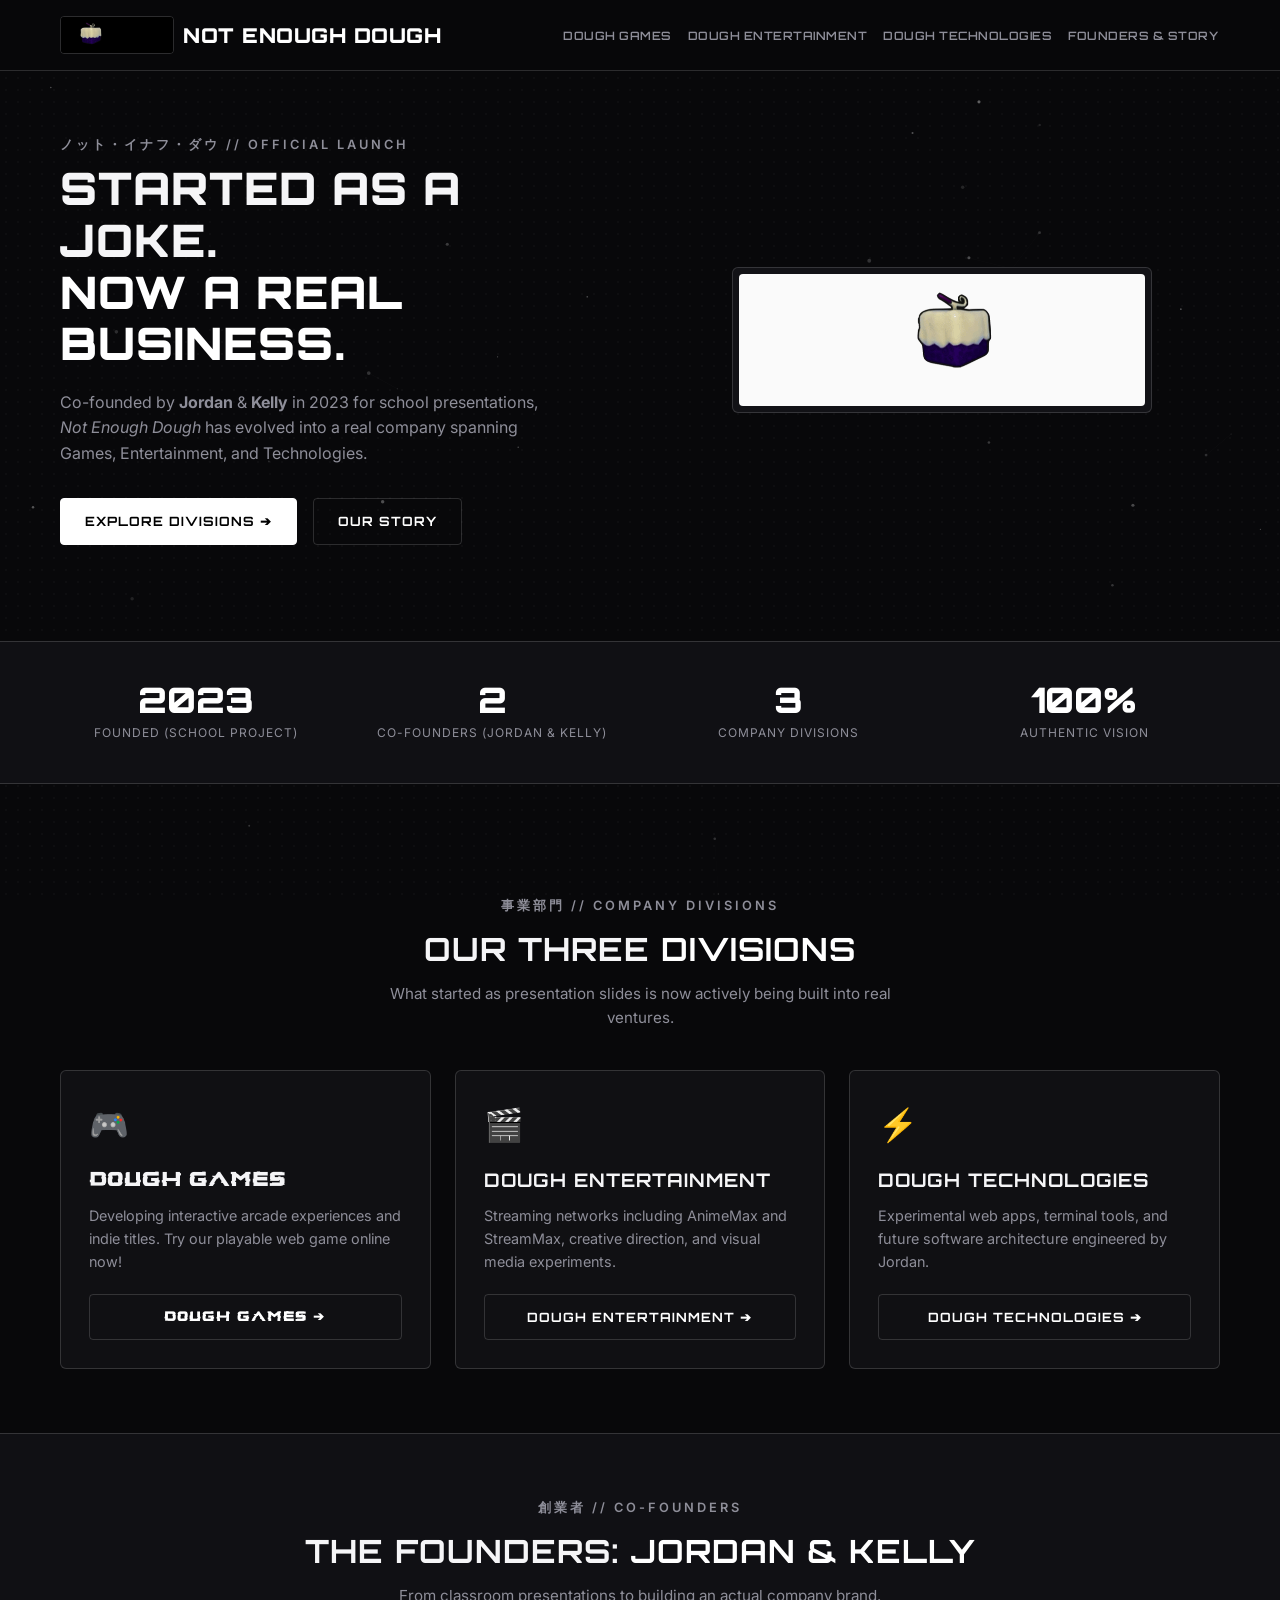
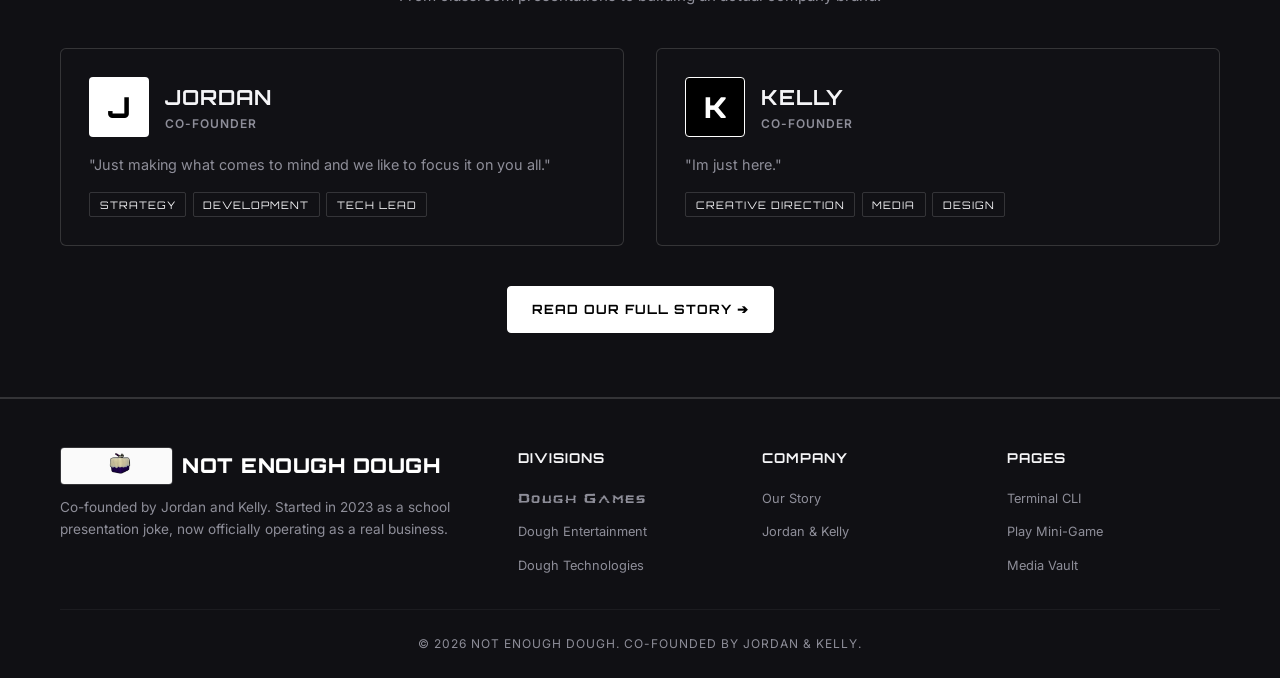
<file: index.html>
<!DOCTYPE html>
<html lang="en">
<head>
  <meta charset="UTF-8">
  <meta name="viewport" content="width=device-width, initial-scale=1.0">
  <link rel="icon" type="image/jpeg" href="assets/logo-black.jpg">
  <link rel="apple-touch-icon" href="assets/logo-black.jpg">
  <title>NOT ENOUGH DOUGH | Official Headquarters</title>
  <link rel="preconnect" href="https://fonts.googleapis.com">
  <link rel="preconnect" href="https://fonts.gstatic.com" crossorigin>
  <link href="https://fonts.googleapis.com/css2?family=Inter:wght@300;400;600;700&family=Orbitron:wght@400;600;800;900&display=swap" rel="stylesheet">
  <link rel="stylesheet" href="css/style.css">
</head>
<body>

  <!-- Overlay Pattern -->
  <div class="scanlines"></div>

  <!-- Navigation -->
  <header class="navbar">
    <div class="container">
      <a href="index.html" class="logo-brand">
        <img src="assets/logo-black.gif" alt="Not Enough Dough Logo">
        <span class="brand-title">Not Enough Dough</span>
      </a>

      <nav>
        <ul class="nav-links">
          <li><a href="games.html" class="font-glitch">Dough Games</a></li>
          <li><a href="entertainment.html">Dough Entertainment</a></li>
          <li><a href="technologies.html">Dough Technologies</a></li>
          <li><a href="about.html">Founders & Story</a></li>
        </ul>
      </nav>

      <button class="mobile-toggle">☰</button>
    </div>
  </header>

  <main>
    <!-- Hero Section -->
    <section class="hero">
      <div class="container hero-grid">
        <div class="hero-content">
          <div class="japanese-title" style="margin-bottom: 0.5rem;">ノット・イナフ・ダウ // OFFICIAL LAUNCH</div>
          <h1>STARTED AS A JOKE. <br><span class="text-white">NOW A REAL BUSINESS.</span></h1>
          <p>
            Co-founded by <strong>Jordan</strong> & <strong>Kelly</strong> in 2023 for school presentations, <em>Not Enough Dough</em> has evolved into a real company spanning Games, Entertainment, and Technologies.
          </p>
          <div class="hero-actions">
            <a href="#divisions" class="btn btn-primary">EXPLORE DIVISIONS ➔</a>
            <a href="about.html" class="btn btn-outline">OUR STORY</a>
          </div>
        </div>

        <div class="hero-media">
          <div class="hero-logo-frame">
            <img src="assets/logo-white.gif" alt="Not Enough Dough Animated Logo">
          </div>
        </div>
      </div>
    </section>

    <!-- Real Metrics Bar -->
    <section class="stats-bar">
      <div class="container">
        <div class="stats-grid">
          <div class="stat-item">
            <div class="number">2023</div>
            <div class="label">Founded (School Project)</div>
          </div>
          <div class="stat-item">
            <div class="number">2</div>
            <div class="label">Co-Founders (Jordan & Kelly)</div>
          </div>
          <div class="stat-item">
            <div class="number">3</div>
            <div class="label">Company Divisions</div>
          </div>
          <div class="stat-item">
            <div class="number">100%</div>
            <div class="label">Authentic Vision</div>
          </div>
        </div>
      </div>
    </section>

    <!-- Divisions Section -->
    <section id="divisions">
      <div class="container">
        <div class="section-title">
          <div class="japanese-title" style="margin-bottom: 0.5rem;">事業部門 // COMPANY DIVISIONS</div>
          <h2>OUR THREE <span class="text-white">DIVISIONS</span></h2>
          <p>What started as presentation slides is now actively being built into real ventures.</p>
        </div>

        <div class="grid-3">
          <!-- Dough Games -->
          <div class="card">
            <div style="font-size: 2rem; margin-bottom: 1rem;">🎮</div>
            <h3 class="dough-games-title">Dough Games</h3>
            <p style="color: var(--text-muted); font-size: 0.9rem; margin: 0.5rem 0 1.25rem;">
              Developing interactive arcade experiences and indie titles. Try our playable web game online now!
            </p>
            <a href="games.html" class="btn btn-outline" style="width: 100%;"><span class="dough-games-title">DOUGH GAMES ➔</span></a>
          </div>

          <!-- Dough Entertainment -->
          <div class="card">
            <div style="font-size: 2rem; margin-bottom: 1rem;">🎬</div>
            <h3>Dough Entertainment</h3>
            <p style="color: var(--text-muted); font-size: 0.9rem; margin: 0.5rem 0 1.25rem;">
              Streaming networks including AnimeMax and StreamMax, creative direction, and visual media experiments.
            </p>
            <a href="entertainment.html" class="btn btn-outline" style="width: 100%;">DOUGH ENTERTAINMENT ➔</a>
          </div>

          <!-- Dough Technologies -->
          <div class="card">
            <div style="font-size: 2rem; margin-bottom: 1rem;">⚡</div>
            <h3>Dough Technologies</h3>
            <p style="color: var(--text-muted); font-size: 0.9rem; margin: 0.5rem 0 1.25rem;">
              Experimental web apps, terminal tools, and future software architecture engineered by Jordan.
            </p>
            <a href="technologies.html" class="btn btn-outline" style="width: 100%;">DOUGH TECHNOLOGIES ➔</a>
          </div>
        </div>
      </div>
    </section>

    <!-- Co-Founders Spotlight -->
    <section style="background: var(--bg-secondary); border-top: 1px solid var(--border-color); border-bottom: 1px solid var(--border-color);">
      <div class="container">
        <div class="section-title">
          <div class="japanese-title" style="margin-bottom: 0.5rem;">創業者 // CO-FOUNDERS</div>
          <h2>THE FOUNDERS: <span class="text-white">JORDAN & KELLY</span></h2>
          <p>From classroom presentations to building an actual company brand.</p>
        </div>

        <div class="grid-2">
          <!-- Jordan -->
          <div class="card">
            <div class="founder-header">
              <div class="founder-avatar">J</div>
              <div class="founder-info">
                <h3>JORDAN</h3>
                <div class="role">CO-FOUNDER</div>
              </div>
            </div>
            <p style="color:var(--text-muted); font-size:0.9rem;">
              "Just making what comes to mind and we like to focus it on you all."
            </p>
            <div class="founder-tags">
              <span class="tag">STRATEGY</span>
              <span class="tag">DEVELOPMENT</span>
              <span class="tag">TECH LEAD</span>
            </div>
          </div>

          <!-- Kelly -->
          <div class="card">
            <div class="founder-header">
              <div class="founder-avatar" style="background:#000; color:#fff; border:1px solid #fff;">K</div>
              <div class="founder-info">
                <h3>KELLY</h3>
                <div class="role">CO-FOUNDER</div>
              </div>
            </div>
            <p style="color:var(--text-muted); font-size:0.9rem;">
              "Im just here."
            </p>
            <div class="founder-tags">
              <span class="tag">CREATIVE DIRECTION</span>
              <span class="tag">MEDIA</span>
              <span class="tag">DESIGN</span>
            </div>
          </div>
        </div>

        <div style="text-align: center; margin-top: 2.5rem;">
          <a href="about.html" class="btn btn-primary">READ OUR FULL STORY ➔</a>
        </div>
      </div>
    </section>
  </main>

  <!-- Footer -->
  <footer>
    <div class="container">
      <div class="footer-grid">
        <div class="footer-brand">
          <div class="logo-brand">
            <img src="assets/logo-white.gif" alt="Not Enough Dough Logo">
            <span class="brand-title">Not Enough Dough</span>
          </div>
          <p>
            Co-founded by Jordan and Kelly. Started in 2023 as a school presentation joke, now officially operating as a real business.
          </p>
        </div>

        <div class="footer-column">
          <h4>DIVISIONS</h4>
          <ul>
            <li><a href="games.html" class="font-glitch">Dough Games</a></li>
            <li><a href="entertainment.html">Dough Entertainment</a></li>
            <li><a href="technologies.html">Dough Technologies</a></li>
          </ul>
        </div>

        <div class="footer-column">
          <h4>COMPANY</h4>
          <ul>
            <li><a href="about.html">Our Story</a></li>
            <li><a href="about.html#founders">Jordan & Kelly</a></li>
          </ul>
        </div>

        <div class="footer-column">
          <h4>PAGES</h4>
          <ul>
            <li><a href="technologies.html">Terminal CLI</a></li>
            <li><a href="games.html">Play Mini-Game</a></li>
            <li><a href="entertainment.html">Media Vault</a></li>
          </ul>
        </div>
      </div>

      <div class="footer-bottom">
        <p>&copy; 2026 NOT ENOUGH DOUGH. CO-FOUNDED BY JORDAN & KELLY.</p>
      </div>
    </div>
  </footer>

  <script src="js/main.js"></script>
</body>
</html>
</file>
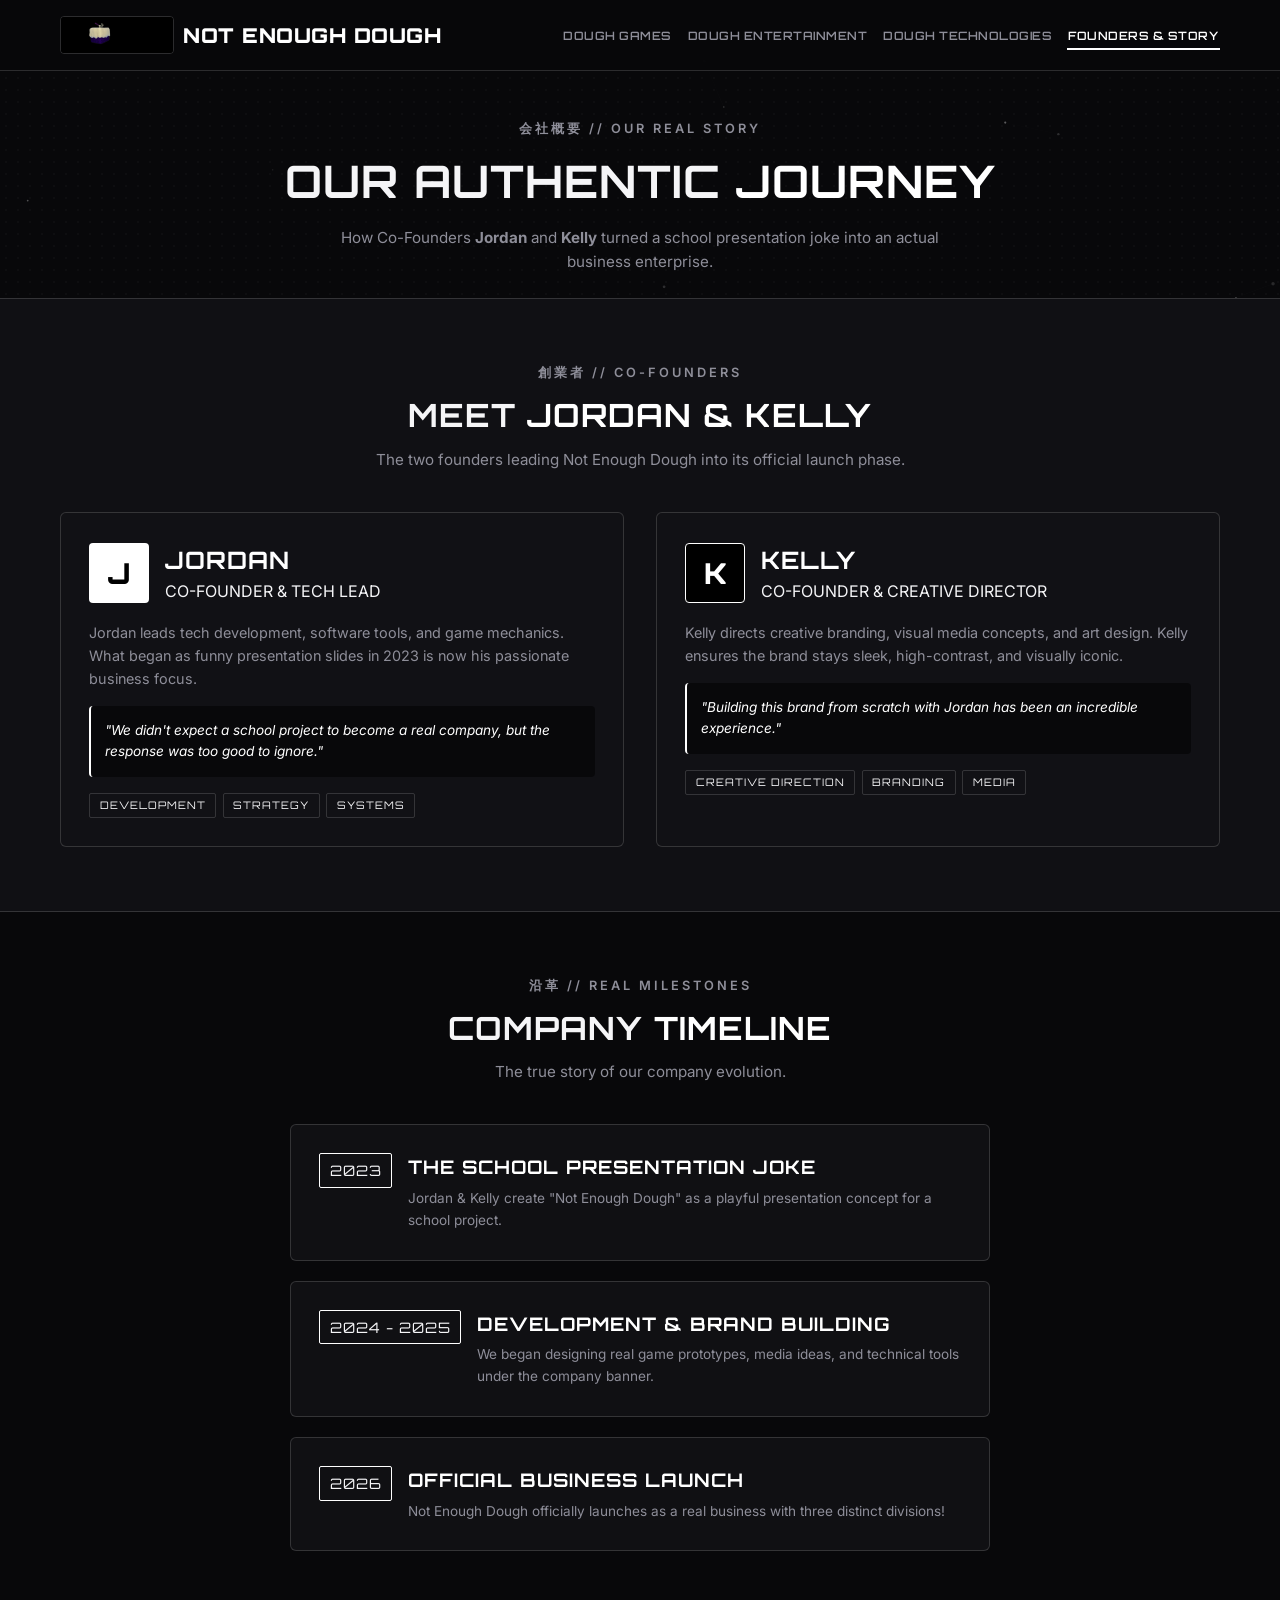
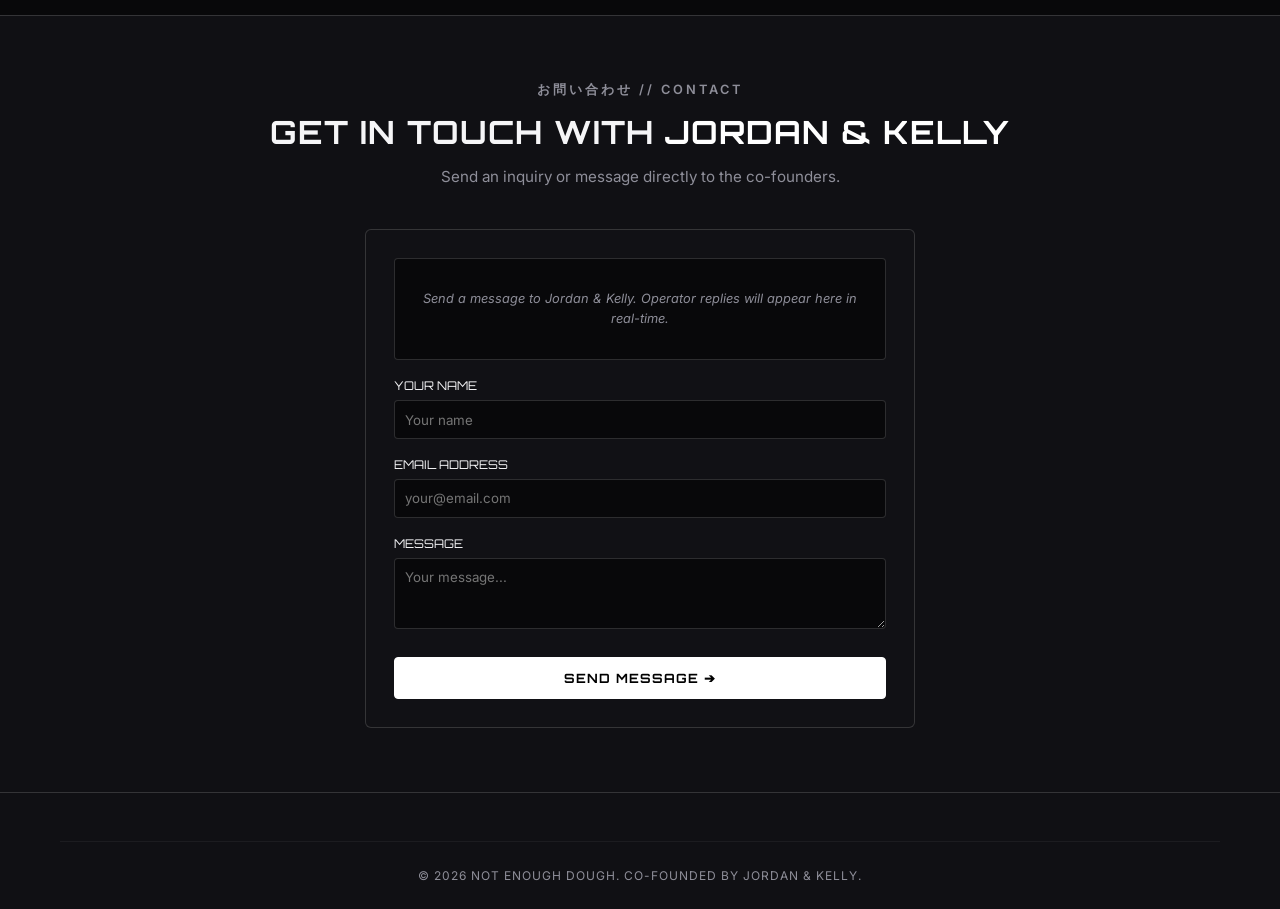
<file: about.html>
<!DOCTYPE html>
<html lang="en">
<head>
  <meta charset="UTF-8">
  <meta name="viewport" content="width=device-width, initial-scale=1.0">
  <link rel="icon" type="image/jpeg" href="assets/logo-black.jpg">
  <link rel="apple-touch-icon" href="assets/logo-black.jpg">
  <title>ABOUT & STORY | Jordan & Kelly | Not Enough Dough</title>
  <link rel="preconnect" href="https://fonts.googleapis.com">
  <link rel="preconnect" href="https://fonts.gstatic.com" crossorigin>
  <link href="https://fonts.googleapis.com/css2?family=Inter:wght@300;400;600;700&family=Orbitron:wght@400;600;800;900&display=swap" rel="stylesheet">
  <link rel="stylesheet" href="css/style.css">
  <!-- Crisp Chat Integration (Headless Mode) -->
  <script type="text/javascript">
    window.$crisp = [];
    window.CRISP_WEBSITE_ID = "4ee21232-7c6f-4b5e-b6da-64e8adaba1e4";
    (function() {
      var d = document;
      var s = d.createElement("script");
      s.src = "https://client.crisp.chat/l.js";
      s.async = 1;
      d.getElementsByTagName("head")[0].appendChild(s);
    })();
    $crisp.push(["do", "chat:hide"]);
  </script>
</head>
<body>

  <!-- Overlay Pattern -->
  <div class="scanlines"></div>

  <!-- Navigation -->
  <header class="navbar">
    <div class="container">
      <a href="index.html" class="logo-brand">
        <img src="assets/logo-black.gif" alt="Not Enough Dough Logo">
        <span class="brand-title">Not Enough Dough</span>
      </a>

      <nav>
        <ul class="nav-links">
          <li><a href="games.html" class="font-glitch">Dough Games</a></li>
          <li><a href="entertainment.html">Dough Entertainment</a></li>
          <li><a href="technologies.html">Dough Technologies</a></li>
          <li><a href="about.html" class="active">Founders & Story</a></li>
        </ul>
      </nav>

      <button class="mobile-toggle">☰</button>
    </div>
  </header>

  <main>
    <!-- Page Header -->
    <section style="padding: 3rem 0 1.5rem; text-align: center;">
      <div class="container">
        <div class="japanese-title" style="margin-bottom: 0.4rem;">会社概要 // OUR REAL STORY</div>
        <h1 style="font-size: 2.8rem; margin-bottom: 0.5rem;">
          OUR AUTHENTIC <span class="text-white">JOURNEY</span>
        </h1>
        <p style="color: var(--text-muted); max-width: 600px; margin: 0 auto; font-size: 0.95rem;">
          How Co-Founders <strong>Jordan</strong> and <strong>Kelly</strong> turned a school presentation joke into an actual business enterprise.
        </p>
      </div>
    </section>

    <!-- Co-Founders Dossier -->
    <section id="founders" style="background: var(--bg-secondary); border-top: 1px solid var(--border-color); border-bottom: 1px solid var(--border-color);">
      <div class="container">
        <div class="section-title">
          <div class="japanese-title" style="margin-bottom: 0.4rem;">創業者 // CO-FOUNDERS</div>
          <h2>MEET <span class="text-white">JORDAN & KELLY</span></h2>
          <p>The two founders leading Not Enough Dough into its official launch phase.</p>
        </div>

        <div class="grid-2">
          <!-- Jordan Card -->
          <div class="card">
            <div class="founder-header">
              <div class="founder-avatar">J</div>
              <div>
                <h3 class="text-white" style="font-size:1.5rem;">JORDAN</h3>
                <div class="role">CO-FOUNDER & TECH LEAD</div>
              </div>
            </div>

            <p style="color:var(--text-muted); margin-bottom:1rem; font-size:0.9rem;">
              Jordan leads tech development, software tools, and game mechanics. What began as funny presentation slides in 2023 is now his passionate business focus.
            </p>

            <div style="background:#08080a; padding:0.85rem; border-radius:4px; border-left:2px solid #ffffff; margin-bottom:1rem;">
              <p style="font-style:italic; color:#fff; font-size:0.85rem;">
                "We didn't expect a school project to become a real company, but the response was too good to ignore."
              </p>
            </div>

            <div class="founder-tags">
              <span class="tag">DEVELOPMENT</span>
              <span class="tag">STRATEGY</span>
              <span class="tag">SYSTEMS</span>
            </div>
          </div>

          <!-- Kelly Card -->
          <div class="card">
            <div class="founder-header">
              <div class="founder-avatar" style="background:#000; color:#fff; border:1px solid #fff;">K</div>
              <div>
                <h3 class="text-white" style="font-size:1.5rem;">KELLY</h3>
                <div class="role">CO-FOUNDER & CREATIVE DIRECTOR</div>
              </div>
            </div>

            <p style="color:var(--text-muted); margin-bottom:1rem; font-size:0.9rem;">
              Kelly directs creative branding, visual media concepts, and art design. Kelly ensures the brand stays sleek, high-contrast, and visually iconic.
            </p>

            <div style="background:#08080a; padding:0.85rem; border-radius:4px; border-left:2px solid #ffffff; margin-bottom:1rem;">
              <p style="font-style:italic; color:#fff; font-size:0.85rem;">
                "Building this brand from scratch with Jordan has been an incredible experience."
              </p>
            </div>

            <div class="founder-tags">
              <span class="tag">CREATIVE DIRECTION</span>
              <span class="tag">BRANDING</span>
              <span class="tag">MEDIA</span>
            </div>
          </div>
        </div>
      </div>
    </section>

    <!-- Authentic Timeline -->
    <section id="timeline">
      <div class="container">
        <div class="section-title">
          <div class="japanese-title" style="margin-bottom: 0.4rem;">沿革 // REAL MILESTONES</div>
          <h2>COMPANY <span class="text-white">TIMELINE</span></h2>
          <p>The true story of our company evolution.</p>
        </div>

        <div style="max-width: 700px; margin: 0 auto; display: flex; flex-direction: column; gap: 1.25rem;">
          <!-- Milestone 1 -->
          <div class="card" style="display: flex; gap: 1rem; align-items: flex-start; flex-wrap: wrap;">
            <div class="tag" style="font-size: 0.9rem; padding: 0.3rem 0.6rem; border-color: #fff;">2023</div>
            <div style="flex: 1;">
              <h3 class="text-white">THE SCHOOL PRESENTATION JOKE</h3>
              <p style="color: var(--text-muted); margin-top: 0.3rem; font-size: 0.85rem;">
                Jordan & Kelly create "Not Enough Dough" as a playful presentation concept for a school project.
              </p>
            </div>
          </div>

          <!-- Milestone 2 -->
          <div class="card" style="display: flex; gap: 1rem; align-items: flex-start; flex-wrap: wrap;">
            <div class="tag" style="font-size: 0.9rem; padding: 0.3rem 0.6rem; border-color: #fff;">2024 - 2025</div>
            <div style="flex: 1;">
              <h3 class="text-white">DEVELOPMENT & BRAND BUILDING</h3>
              <p style="color: var(--text-muted); margin-top: 0.3rem; font-size: 0.85rem;">
                We began designing real game prototypes, media ideas, and technical tools under the company banner.
              </p>
            </div>
          </div>

          <!-- Milestone 3 -->
          <div class="card" style="display: flex; gap: 1rem; align-items: flex-start; flex-wrap: wrap;">
            <div class="tag" style="font-size: 0.9rem; padding: 0.3rem 0.6rem; border-color: #fff;">2026</div>
            <div style="flex: 1;">
              <h3 class="text-white">OFFICIAL BUSINESS LAUNCH</h3>
              <p style="color: var(--text-muted); margin-top: 0.3rem; font-size: 0.85rem;">
                Not Enough Dough officially launches as a real business with three distinct divisions!
              </p>
            </div>
          </div>
        </div>
      </div>
    </section>

    <!-- Interactive Contact Form -->
    <section style="background: var(--bg-secondary); border-top: 1px solid var(--border-color);">
      <div class="container">
        <div class="section-title">
          <div class="japanese-title" style="margin-bottom: 0.4rem;">お問い合わせ // CONTACT</div>
          <h2>GET IN TOUCH WITH <span class="text-white">JORDAN & KELLY</span></h2>
          <p>Send an inquiry or message directly to the co-founders.</p>
        </div>

        <div class="card" style="max-width: 550px; margin: 0 auto;">
          <!-- Custom Chat Message Container -->
          <div id="chat-messages" class="chat-messages">
            <div class="chat-empty-notice">
              Send a message to Jordan & Kelly. Operator replies will appear here in real-time.
            </div>
          </div>

          <form id="chat-form" style="display: flex; flex-direction: column; gap: 1rem;">
            <div>
              <label style="display: block; font-family: var(--font-heading); font-size: 0.75rem; margin-bottom: 0.3rem; color: var(--text-primary);">YOUR NAME</label>
              <input type="text" id="chat-name" placeholder="Your name" style="width: 100%; padding: 0.65rem; background: #08080a; border: 1px solid var(--border-color); color: #fff; border-radius: 4px; font-family: inherit;">
            </div>

            <div>
              <label style="display: block; font-family: var(--font-heading); font-size: 0.75rem; margin-bottom: 0.3rem; color: var(--text-primary);">EMAIL ADDRESS</label>
              <input type="email" id="chat-email" placeholder="your@email.com" style="width: 100%; padding: 0.65rem; background: #08080a; border: 1px solid var(--border-color); color: #fff; border-radius: 4px; font-family: inherit;">
            </div>

            <div>
              <label style="display: block; font-family: var(--font-heading); font-size: 0.75rem; margin-bottom: 0.3rem; color: var(--text-primary);">MESSAGE</label>
              <textarea id="chat-message" rows="3" placeholder="Your message..." required style="width: 100%; padding: 0.65rem; background: #08080a; border: 1px solid var(--border-color); color: #fff; border-radius: 4px; font-family: inherit;"></textarea>
            </div>

            <button type="submit" id="chat-submit" class="btn btn-primary" style="margin-top: 0.3rem;">SEND MESSAGE ➔</button>
          </form>
        </div>
      </div>
    </section>
  </main>

  <!-- Footer -->
  <footer>
    <div class="container">
      <div class="footer-bottom">
        <p>&copy; 2026 NOT ENOUGH DOUGH. CO-FOUNDED BY JORDAN & KELLY.</p>
      </div>
    </div>
  </footer>

  <script src="js/main.js"></script>
</body>
</html>
</file>
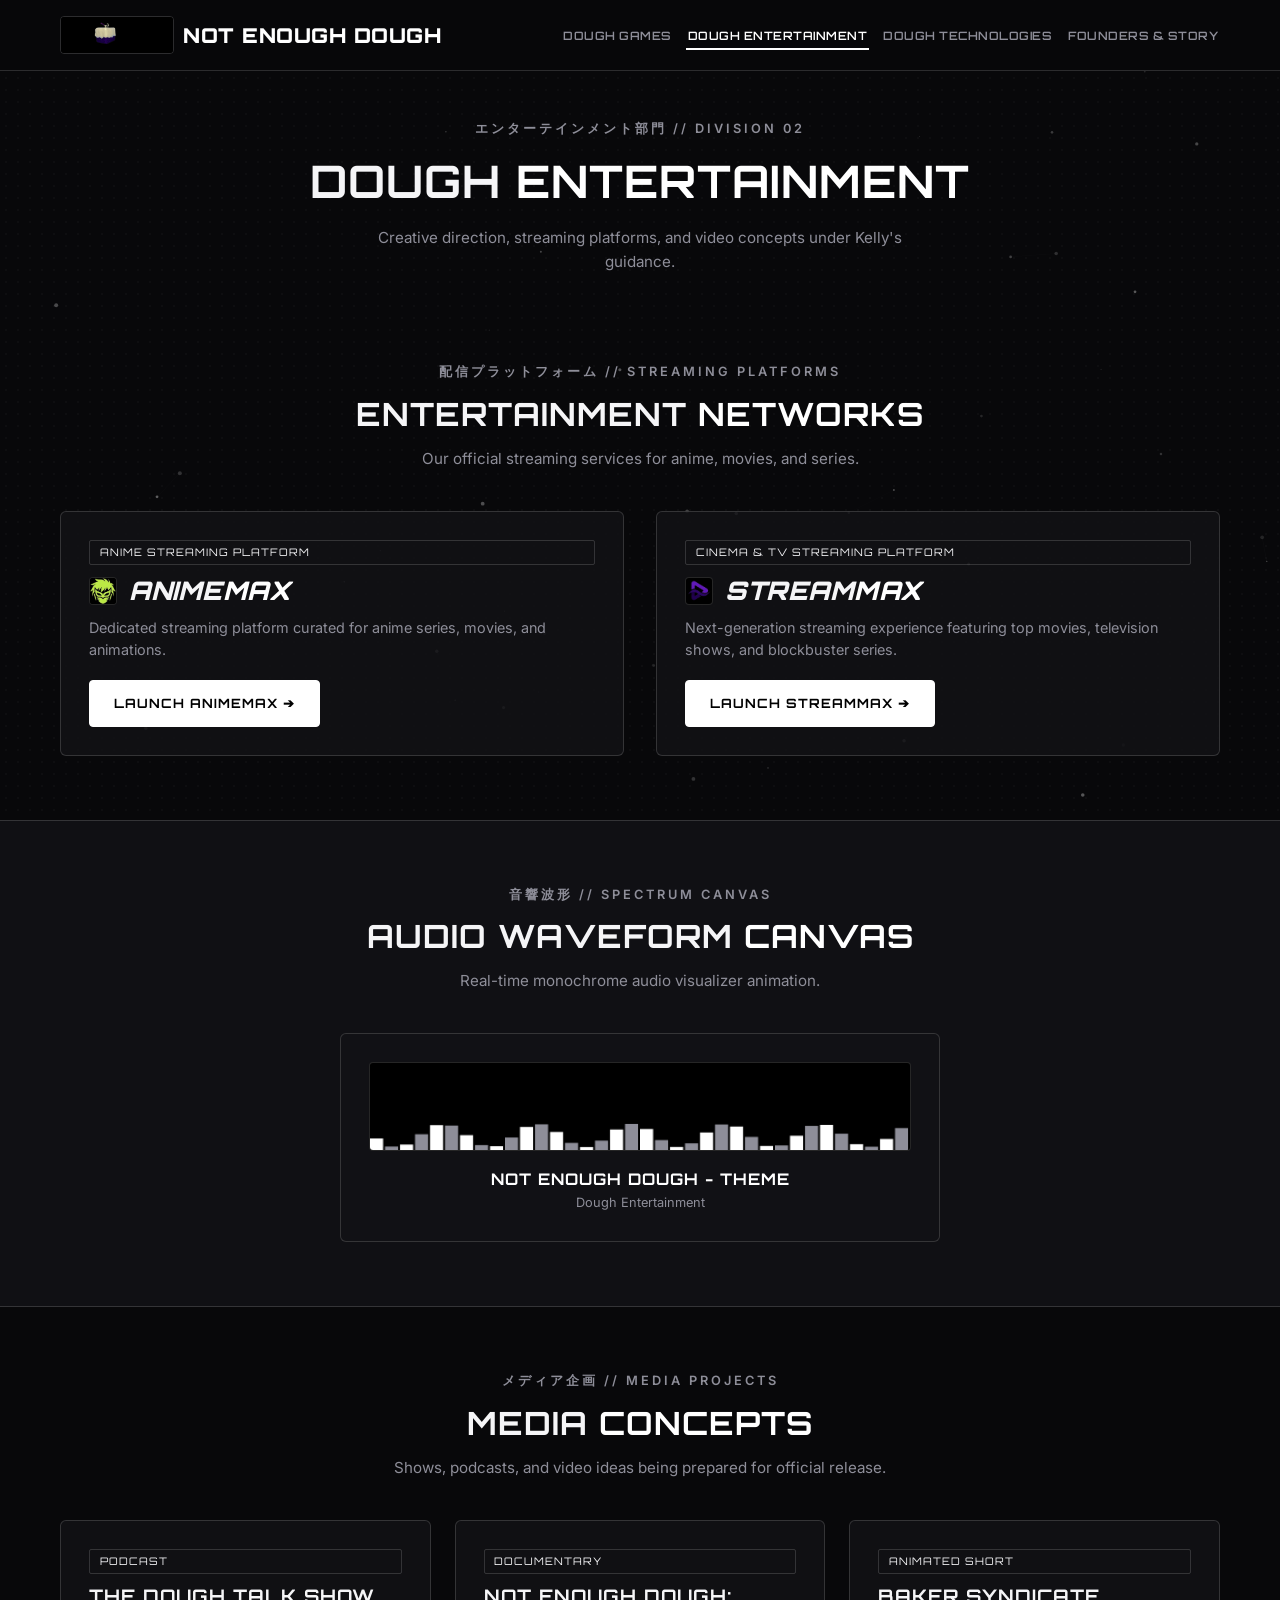
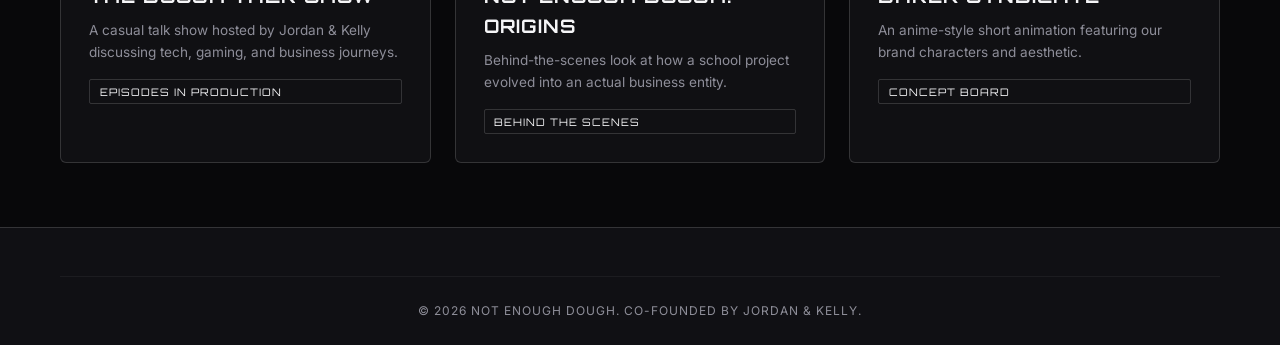
<file: entertainment.html>
<!DOCTYPE html>
<html lang="en">
<head>
  <meta charset="UTF-8">
  <meta name="viewport" content="width=device-width, initial-scale=1.0">
  <link rel="icon" type="image/jpeg" href="assets/logo-black.jpg">
  <link rel="apple-touch-icon" href="assets/logo-black.jpg">
  <title>DOUGH ENTERTAINMENT | Media & Creative Syndicate</title>
  <link rel="preconnect" href="https://fonts.googleapis.com">
  <link rel="preconnect" href="https://fonts.gstatic.com" crossorigin>
  <link href="https://fonts.googleapis.com/css2?family=Inter:wght@300;400;600;700&family=Orbitron:wght@400;600;800;900&display=swap" rel="stylesheet">
  <link rel="stylesheet" href="css/style.css">
</head>
<body>

  <!-- Overlay Pattern -->
  <div class="scanlines"></div>

  <!-- Navigation -->
  <header class="navbar">
    <div class="container">
      <a href="index.html" class="logo-brand">
        <img src="assets/logo-black.gif" alt="Not Enough Dough Logo">
        <span class="brand-title">Not Enough Dough</span>
      </a>

      <nav>
        <ul class="nav-links">
          <li><a href="games.html" class="font-glitch">Dough Games</a></li>
          <li><a href="entertainment.html" class="active">Dough Entertainment</a></li>
          <li><a href="technologies.html">Dough Technologies</a></li>
          <li><a href="about.html">Founders & Story</a></li>
        </ul>
      </nav>

      <button class="mobile-toggle">☰</button>
    </div>
  </header>

  <main>
    <!-- Page Header -->
    <section style="padding: 3rem 0 1.5rem; text-align: center;">
      <div class="container">
        <div class="japanese-title" style="margin-bottom: 0.4rem;">エンターテインメント部門 // DIVISION 02</div>
        <h1 style="font-size: 2.8rem; margin-bottom: 0.5rem;">
          DOUGH <span class="text-white">ENTERTAINMENT</span>
        </h1>
        <p style="color: var(--text-muted); max-width: 550px; margin: 0 auto; font-size: 0.95rem;">
          Creative direction, streaming platforms, and video concepts under Kelly's guidance.
        </p>
      </div>
    </section>

    <!-- Streaming & Media Platforms -->
    <section>
      <div class="container">
        <div class="section-title">
          <div class="japanese-title" style="margin-bottom: 0.4rem;">配信プラットフォーム // STREAMING PLATFORMS</div>
          <h2>ENTERTAINMENT <span class="text-white">NETWORKS</span></h2>
          <p>Our official streaming services for anime, movies, and series.</p>
        </div>

        <div class="grid-2">
          <!-- AnimeMax Platform -->
          <div class="card">
            <div class="tag" style="margin-bottom: 0.75rem;">ANIME STREAMING PLATFORM</div>
            <div class="platform-card-header">
              <img src="assets/animemax.png" alt="AnimeMax Icon" class="platform-favicon">
              <div class="logo-text-animemax">
                <span class="highlight">ANIME</span><span class="main">MAX</span>
              </div>
            </div>
            <p style="color: var(--text-muted); font-size: 0.9rem; margin: 0.5rem 0 1.25rem; line-height: 1.5;">
              Dedicated streaming platform curated for anime series, movies, and animations.
            </p>
            <a href="https://animemax-nu.vercel.app/" target="_blank" rel="noopener noreferrer" class="btn btn-primary">LAUNCH ANIMEMAX ➔</a>
          </div>

          <!-- StreamMax Platform -->
          <div class="card">
            <div class="tag" style="margin-bottom: 0.75rem;">CINEMA & TV STREAMING PLATFORM</div>
            <div class="platform-card-header">
              <img src="assets/streammax.png" alt="StreamMax Icon" class="platform-favicon">
              <div class="logo-text-streammax">
                <span class="highlight">STREAM</span><span class="main">MAX</span>
              </div>
            </div>
            <p style="color: var(--text-muted); font-size: 0.9rem; margin: 0.5rem 0 1.25rem; line-height: 1.5;">
              Next-generation streaming experience featuring top movies, television shows, and blockbuster series.
            </p>
            <a href="https://streammax-nu.vercel.app" target="_blank" rel="noopener noreferrer" class="btn btn-primary">LAUNCH STREAMMAX ➔</a>
          </div>
        </div>
      </div>
    </section>

    <!-- Visualizer Canvas Section -->
    <section style="background: var(--bg-secondary); border-top: 1px solid var(--border-color); border-bottom: 1px solid var(--border-color);">
      <div class="container">
        <div class="section-title">
          <div class="japanese-title" style="margin-bottom: 0.4rem;">音響波形 // SPECTRUM CANVAS</div>
          <h2>AUDIO WAVEFORM <span class="text-white">CANVAS</span></h2>
          <p>Real-time monochrome audio visualizer animation.</p>
        </div>

        <div class="card" style="max-width: 600px; margin: 0 auto;">
          <div style="display: flex; flex-direction: column; align-items: center; gap: 1rem;">
            <canvas id="spectrum-canvas" width="560" height="90" style="background:#000; border-radius:4px; border:1px solid var(--border-color); width:100%;"></canvas>
            <div style="text-align: center;">
              <h3 id="current-track-title" class="text-white" style="font-size: 1rem;">NOT ENOUGH DOUGH - THEME</h3>
              <p id="current-track-artist" style="color: var(--text-muted); font-size: 0.8rem;">Dough Entertainment</p>
            </div>
          </div>
        </div>
      </div>
    </section>

    <!-- Content Concepts -->
    <section>
      <div class="container">
        <div class="section-title">
          <div class="japanese-title" style="margin-bottom: 0.4rem;">メディア企画 // MEDIA PROJECTS</div>
          <h2>MEDIA <span class="text-white">CONCEPTS</span></h2>
          <p>Shows, podcasts, and video ideas being prepared for official release.</p>
        </div>

        <div class="grid-3">
          <!-- Item 1 -->
          <div class="card">
            <div class="tag" style="margin-bottom:0.5rem;">PODCAST</div>
            <h3>THE DOUGH TALK SHOW</h3>
            <p style="color:var(--text-muted); font-size:0.85rem; margin:0.5rem 0 1rem;">
              A casual talk show hosted by Jordan & Kelly discussing tech, gaming, and business journeys.
            </p>
            <div class="tag">EPISODES IN PRODUCTION</div>
          </div>

          <!-- Item 2 -->
          <div class="card">
            <div class="tag" style="margin-bottom:0.5rem;">DOCUMENTARY</div>
            <h3>NOT ENOUGH DOUGH: ORIGINS</h3>
            <p style="color:var(--text-muted); font-size:0.85rem; margin:0.5rem 0 1rem;">
              Behind-the-scenes look at how a school project evolved into an actual business entity.
            </p>
            <div class="tag">BEHIND THE SCENES</div>
          </div>

          <!-- Item 3 -->
          <div class="card">
            <div class="tag" style="margin-bottom:0.5rem;">ANIMATED SHORT</div>
            <h3>BAKER SYNDICATE</h3>
            <p style="color:var(--text-muted); font-size:0.85rem; margin:0.5rem 0 1rem;">
              An anime-style short animation featuring our brand characters and aesthetic.
            </p>
            <div class="tag">CONCEPT BOARD</div>
          </div>
        </div>
      </div>
    </section>
  </main>

  <!-- Footer -->
  <footer>
    <div class="container">
      <div class="footer-bottom">
        <p>&copy; 2026 NOT ENOUGH DOUGH. CO-FOUNDED BY JORDAN & KELLY.</p>
      </div>
    </div>
  </footer>

  <script src="js/main.js"></script>
  <script src="js/media.js"></script>
</body>
</html>
</file>
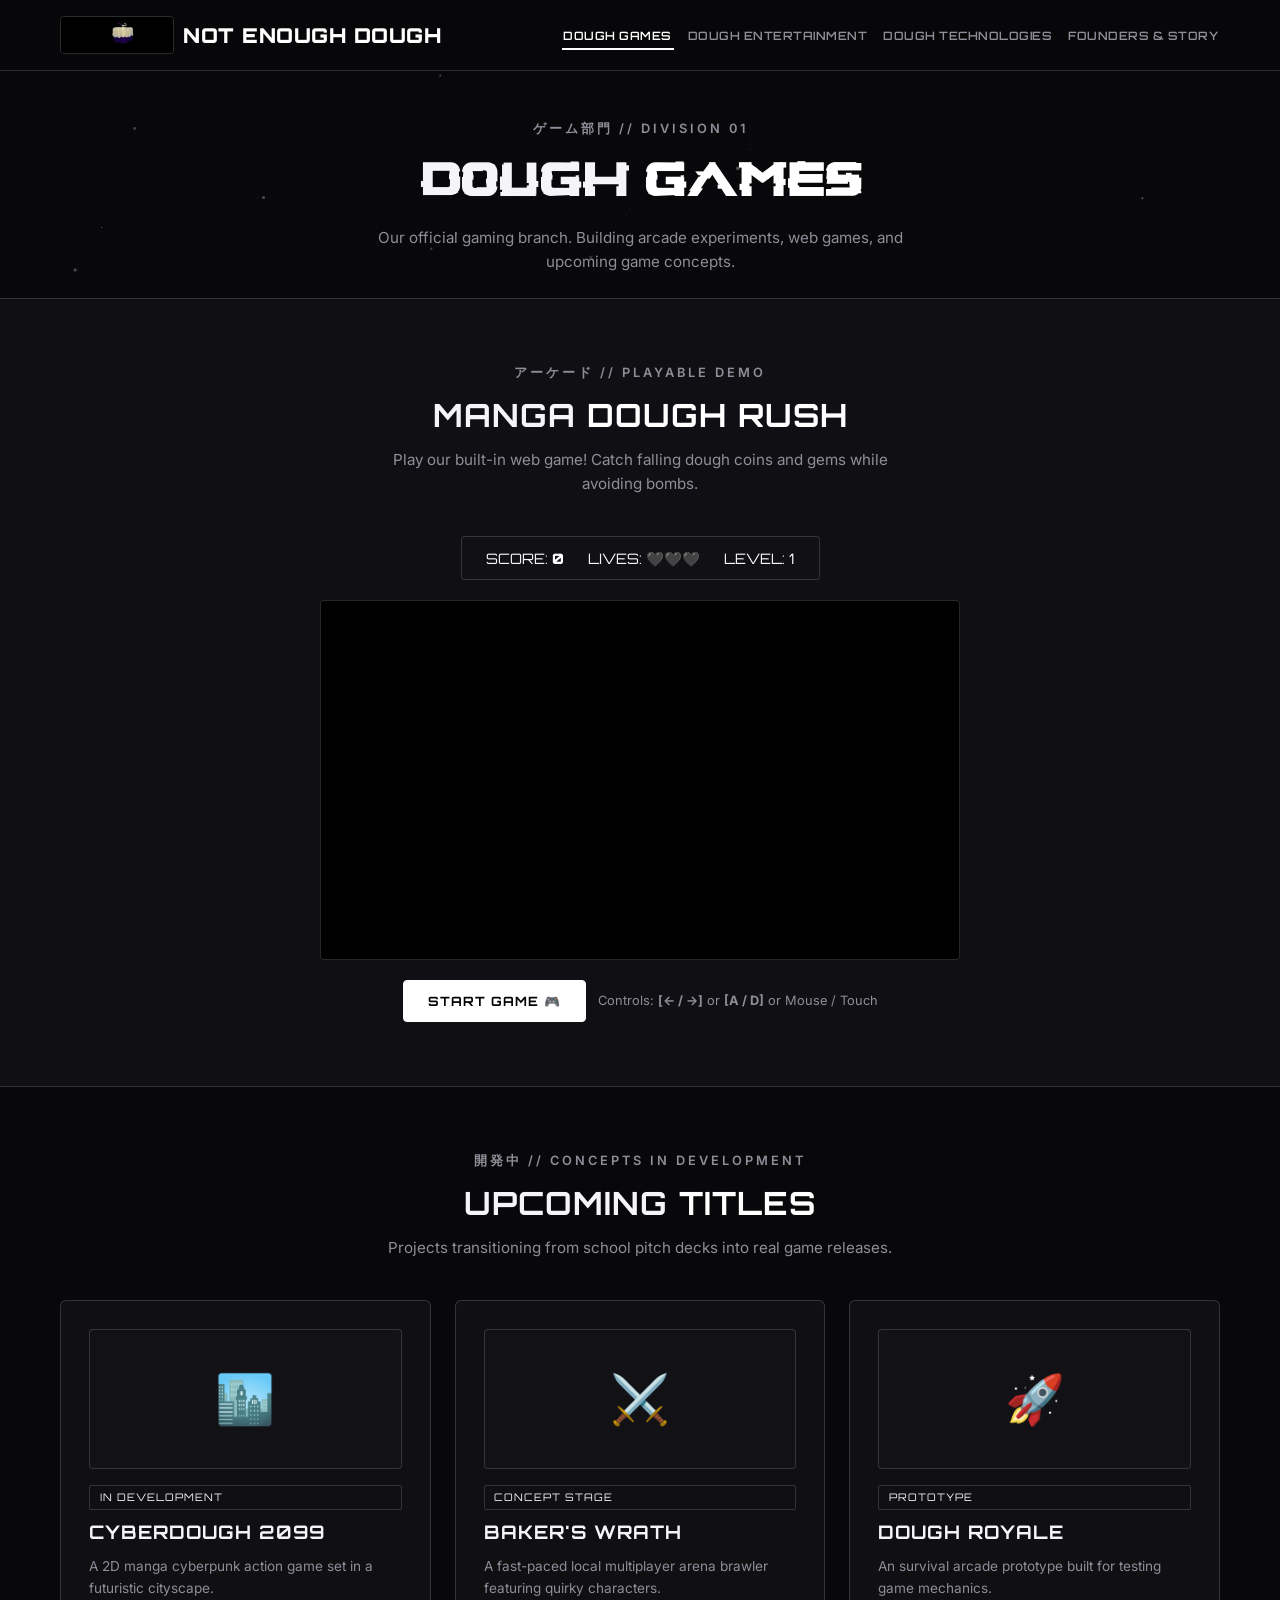
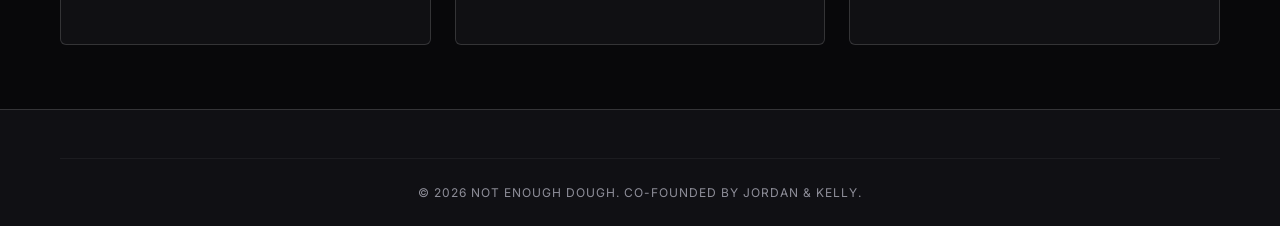
<file: games.html>
<!DOCTYPE html>
<html lang="en">
<head>
  <meta charset="UTF-8">
  <meta name="viewport" content="width=device-width, initial-scale=1.0">
  <link rel="icon" type="image/jpeg" href="assets/logo-black.jpg">
  <link rel="apple-touch-icon" href="assets/logo-black.jpg">
  <title>DOUGH GAMES | Gaming Division</title>
  <link rel="preconnect" href="https://fonts.googleapis.com">
  <link rel="preconnect" href="https://fonts.gstatic.com" crossorigin>
  <link href="https://fonts.googleapis.com/css2?family=Inter:wght@300;400;600;700&family=Orbitron:wght@400;600;800;900&display=swap" rel="stylesheet">
  <link rel="stylesheet" href="css/style.css">
</head>
<body>

  <!-- Overlay Pattern -->
  <div class="scanlines"></div>

  <!-- Navigation -->
  <header class="navbar">
    <div class="container">
      <a href="index.html" class="logo-brand">
        <img src="assets/logo-black.gif" alt="Not Enough Dough Logo">
        <span class="brand-title">Not Enough Dough</span>
      </a>

      <nav>
        <ul class="nav-links">
          <li><a href="games.html" class="active font-glitch">Dough Games</a></li>
          <li><a href="entertainment.html">Dough Entertainment</a></li>
          <li><a href="technologies.html">Dough Technologies</a></li>
          <li><a href="about.html">Founders & Story</a></li>
        </ul>
      </nav>

      <button class="mobile-toggle">☰</button>
    </div>
  </header>

  <main>
    <!-- Page Header -->
    <section style="padding: 3rem 0 1.5rem; text-align: center;">
      <div class="container">
        <div class="japanese-title" style="margin-bottom: 0.4rem;">ゲーム部門 // DIVISION 01</div>
        <h1 class="dough-games-title" style="font-size: 2.8rem; margin-bottom: 0.5rem;">
          DOUGH <span class="text-white">GAMES</span>
        </h1>
        <p style="color: var(--text-muted); max-width: 550px; margin: 0 auto; font-size: 0.95rem;">
          Our official gaming branch. Building arcade experiments, web games, and upcoming game concepts.
        </p>
      </div>
    </section>

    <!-- Playable Live Mini-Game Section -->
    <section style="background: var(--bg-secondary); border-top: 1px solid var(--border-color); border-bottom: 1px solid var(--border-color);">
      <div class="container">
        <div class="section-title">
          <div class="japanese-title" style="margin-bottom: 0.4rem;">アーケード // PLAYABLE DEMO</div>
          <h2>MANGA <span class="text-white">DOUGH RUSH</span></h2>
          <p>Play our built-in web game! Catch falling dough coins and gems while avoiding bombs.</p>
        </div>

        <div class="game-container">
          <!-- Game HUD -->
          <div style="display: flex; gap: 1.5rem; font-family: var(--font-heading); font-size: 0.9rem; background: var(--bg-card); padding: 0.6rem 1.5rem; border-radius: 4px; border: 1px solid var(--border-color);">
            <div>SCORE: <span id="game-score" class="text-white" style="font-weight:900;">0</span></div>
            <div>LIVES: <span id="game-lives">🖤🖤🖤</span></div>
            <div>LEVEL: <span id="game-level" class="text-white">1</span></div>
          </div>

          <!-- Canvas Frame -->
          <canvas id="game-canvas" width="640" height="360"></canvas>

          <div class="game-controls">
            <button id="start-game-btn" class="btn btn-primary">START GAME 🎮</button>
            <span style="color: var(--text-muted); font-size: 0.8rem;">Controls: <strong>[← / →]</strong> or <strong>[A / D]</strong> or Mouse / Touch</span>
          </div>
        </div>
      </div>
    </section>

    <!-- Game Concepts in Development -->
    <section>
      <div class="container">
        <div class="section-title">
          <div class="japanese-title" style="margin-bottom: 0.4rem;">開発中 // CONCEPTS IN DEVELOPMENT</div>
          <h2>UPCOMING <span class="text-white">TITLES</span></h2>
          <p>Projects transitioning from school pitch decks into real game releases.</p>
        </div>

        <div class="grid-3">
          <!-- Concept 1 -->
          <div class="card">
            <div style="height: 140px; background: #121216; border-radius: 4px; display: flex; align-items: center; justify-content: center; margin-bottom: 1rem; border: 1px solid var(--border-color);">
              <span style="font-size: 3rem;">🏙️</span>
            </div>
            <div class="tag" style="margin-bottom:0.5rem;">IN DEVELOPMENT</div>
            <h3>CYBERDOUGH 2099</h3>
            <p style="color: var(--text-muted); font-size: 0.85rem; margin: 0.5rem 0 1rem;">
              A 2D manga cyberpunk action game set in a futuristic cityscape.
            </p>
          </div>

          <!-- Concept 2 -->
          <div class="card">
            <div style="height: 140px; background: #121216; border-radius: 4px; display: flex; align-items: center; justify-content: center; margin-bottom: 1rem; border: 1px solid var(--border-color);">
              <span style="font-size: 3rem;">⚔️</span>
            </div>
            <div class="tag" style="margin-bottom:0.5rem;">CONCEPT STAGE</div>
            <h3>BAKER'S WRATH</h3>
            <p style="color: var(--text-muted); font-size: 0.85rem; margin: 0.5rem 0 1rem;">
              A fast-paced local multiplayer arena brawler featuring quirky characters.
            </p>
          </div>

          <!-- Concept 3 -->
          <div class="card">
            <div style="height: 140px; background: #121216; border-radius: 4px; display: flex; align-items: center; justify-content: center; margin-bottom: 1rem; border: 1px solid var(--border-color);">
              <span style="font-size: 3rem;">🚀</span>
            </div>
            <div class="tag" style="margin-bottom:0.5rem;">PROTOTYPE</div>
            <h3>DOUGH ROYALE</h3>
            <p style="color: var(--text-muted); font-size: 0.85rem; margin: 0.5rem 0 1rem;">
              An survival arcade prototype built for testing game mechanics.
            </p>
          </div>
        </div>
      </div>
    </section>
  </main>

  <!-- Footer -->
  <footer>
    <div class="container">
      <div class="footer-bottom">
        <p>&copy; 2026 NOT ENOUGH DOUGH. CO-FOUNDED BY JORDAN & KELLY.</p>
      </div>
    </div>
  </footer>

  <script src="js/main.js"></script>
  <script src="js/game.js"></script>
</body>
</html>
</file>
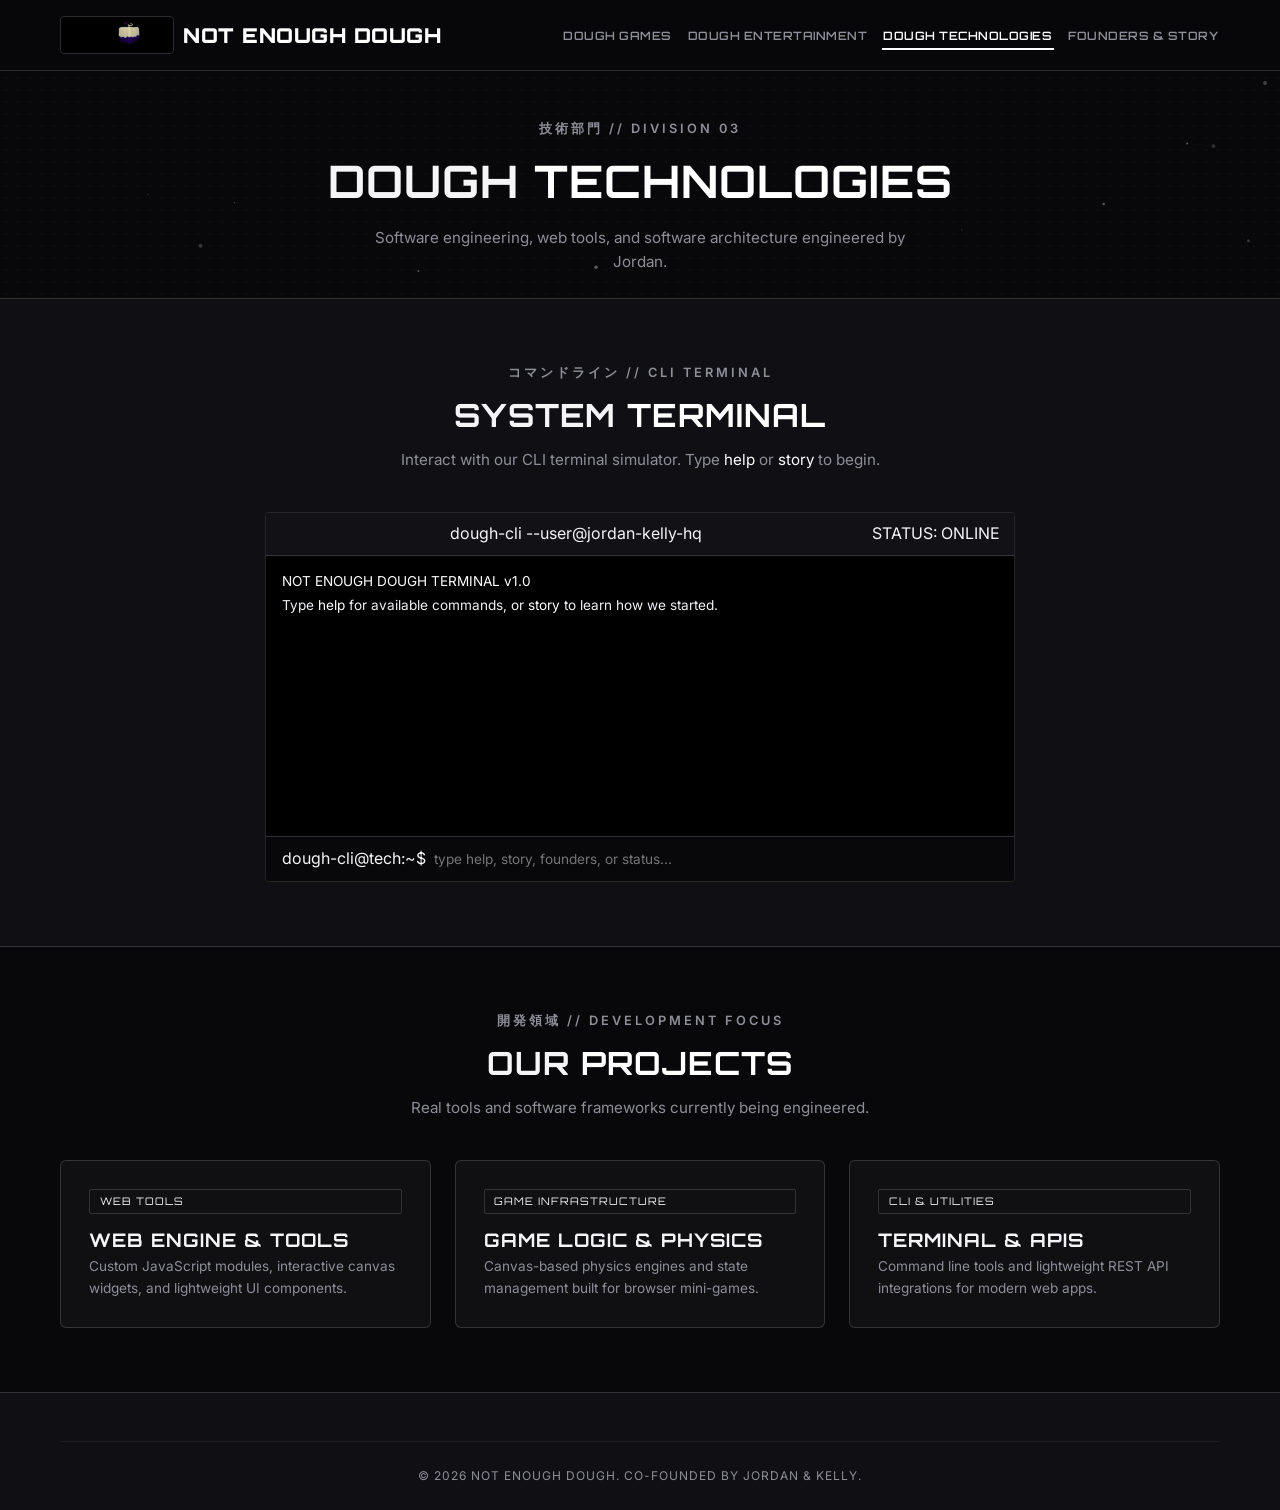
<file: technologies.html>
<!DOCTYPE html>
<html lang="en">
<head>
  <meta charset="UTF-8">
  <meta name="viewport" content="width=device-width, initial-scale=1.0">
  <link rel="icon" type="image/jpeg" href="assets/logo-black.jpg">
  <link rel="apple-touch-icon" href="assets/logo-black.jpg">
  <title>DOUGH TECHNOLOGIES | Technology Division</title>
  <link rel="preconnect" href="https://fonts.googleapis.com">
  <link rel="preconnect" href="https://fonts.gstatic.com" crossorigin>
  <link href="https://fonts.googleapis.com/css2?family=Inter:wght@300;400;600;700&family=Orbitron:wght@400;600;800;900&display=swap" rel="stylesheet">
  <link rel="stylesheet" href="css/style.css">
</head>
<body>

  <!-- Overlay Pattern -->
  <div class="scanlines"></div>

  <!-- Navigation -->
  <header class="navbar">
    <div class="container">
      <a href="index.html" class="logo-brand">
        <img src="assets/logo-black.gif" alt="Not Enough Dough Logo">
        <span class="brand-title">Not Enough Dough</span>
      </a>

      <nav>
        <ul class="nav-links">
          <li><a href="games.html" class="font-glitch">Dough Games</a></li>
          <li><a href="entertainment.html">Dough Entertainment</a></li>
          <li><a href="technologies.html" class="active">Dough Technologies</a></li>
          <li><a href="about.html">Founders & Story</a></li>
        </ul>
      </nav>

      <button class="mobile-toggle">☰</button>
    </div>
  </header>

  <main>
    <!-- Page Header -->
    <section style="padding: 3rem 0 1.5rem; text-align: center;">
      <div class="container">
        <div class="japanese-title" style="margin-bottom: 0.4rem;">技術部門 // DIVISION 03</div>
        <h1 style="font-size: 2.8rem; margin-bottom: 0.5rem;">
          DOUGH <span class="text-white">TECHNOLOGIES</span>
        </h1>
        <p style="color: var(--text-muted); max-width: 550px; margin: 0 auto; font-size: 0.95rem;">
          Software engineering, web tools, and software architecture engineered by Jordan.
        </p>
      </div>
    </section>

    <!-- Interactive Terminal Section -->
    <section style="background: var(--bg-secondary); border-top: 1px solid var(--border-color); border-bottom: 1px solid var(--border-color);">
      <div class="container">
        <div class="section-title">
          <div class="japanese-title" style="margin-bottom: 0.4rem;">コマンドライン // CLI TERMINAL</div>
          <h2>SYSTEM <span class="text-white">TERMINAL</span></h2>
          <p>Interact with our CLI terminal simulator. Type <span class="text-white">help</span> or <span class="text-white">story</span> to begin.</p>
        </div>

        <div class="terminal-window" style="max-width: 750px; margin: 0 auto;">
          <div class="terminal-header">
            <div class="terminal-dots">
              <span class="dot"></span>
              <span class="dot"></span>
              <span class="dot"></span>
            </div>
            <div class="terminal-title">dough-cli --user@jordan-kelly-hq</div>
            <div>STATUS: ONLINE</div>
          </div>

          <div id="terminal-body" class="terminal-body">
            <div class="terminal-line"><span class="text-white">NOT ENOUGH DOUGH TERMINAL v1.0</span></div>
            <div class="terminal-line">Type <span class="text-white">help</span> for available commands, or <span class="text-white">story</span> to learn how we started.</div>
          </div>

          <div style="padding: 0.6rem 1rem; background: #08080a; border-top: 1px solid var(--border-color);">
            <div class="terminal-input-row">
              <span class="terminal-prompt">dough-cli@tech:~$</span>
              <input type="text" id="terminal-input" class="terminal-input" placeholder="type help, story, founders, or status..." autofocus>
            </div>
          </div>
        </div>
      </div>
    </section>

    <!-- Software Focus -->
    <section>
      <div class="container">
        <div class="section-title">
          <div class="japanese-title" style="margin-bottom: 0.4rem;">開発領域 // DEVELOPMENT FOCUS</div>
          <h2>OUR <span class="text-white">PROJECTS</span></h2>
          <p>Real tools and software frameworks currently being engineered.</p>
        </div>

        <div class="grid-3">
          <!-- Pillar 1 -->
          <div class="card">
            <div class="tag" style="margin-bottom:0.75rem;">WEB TOOLS</div>
            <h3>WEB ENGINE & TOOLS</h3>
            <p style="color:var(--text-muted); font-size:0.85rem;">
              Custom JavaScript modules, interactive canvas widgets, and lightweight UI components.
            </p>
          </div>

          <!-- Pillar 2 -->
          <div class="card">
            <div class="tag" style="margin-bottom:0.75rem;">GAME INFRASTRUCTURE</div>
            <h3>GAME LOGIC & PHYSICS</h3>
            <p style="color:var(--text-muted); font-size:0.85rem;">
              Canvas-based physics engines and state management built for browser mini-games.
            </p>
          </div>

          <!-- Pillar 3 -->
          <div class="card">
            <div class="tag" style="margin-bottom:0.75rem;">CLI & UTILITIES</div>
            <h3>TERMINAL & APIS</h3>
            <p style="color:var(--text-muted); font-size:0.85rem;">
              Command line tools and lightweight REST API integrations for modern web apps.
            </p>
          </div>
        </div>
      </div>
    </section>
  </main>

  <!-- Footer -->
  <footer>
    <div class="container">
      <div class="footer-bottom">
        <p>&copy; 2026 NOT ENOUGH DOUGH. CO-FOUNDED BY JORDAN & KELLY.</p>
      </div>
    </div>
  </footer>

  <script src="js/main.js"></script>
  <script src="js/terminal.js"></script>
</body>
</html>
</file>
<file: css/style.css>
@font-face {
  font-family: 'Glitch Inside';
  src: url('../fonts/Glitch inside.otf') format('opentype');
  font-weight: normal;
  font-style: normal;
}

/* --- NOT ENOUGH DOUGH - BLACK & WHITE ANIME DARK THEME (NO OVERFLOW & CLEAN LAYOUT) --- */
:root {
  --bg-primary: #08080a;
  --bg-secondary: #101014;
  --bg-card: rgba(18, 18, 22, 0.85);
  --bg-card-hover: rgba(28, 28, 36, 0.95);
  --text-primary: #f5f5f7;
  --text-muted: #8e8e99;
  --border-color: rgba(255, 255, 255, 0.15);
  --border-strong: #ffffff;
  --font-heading: 'Orbitron', -apple-system, BlinkMacSystemFont, sans-serif;
  --font-glitch: 'Glitch Inside', 'Orbitron', -apple-system, BlinkMacSystemFont, sans-serif;
  --font-body: 'Inter', -apple-system, BlinkMacSystemFont, sans-serif;
  --transition-fast: 0.2s ease;
  --transition-normal: 0.3s cubic-bezier(0.16, 1, 0.3, 1);
}

*, *::before, *::after {
  margin: 0;
  padding: 0;
  box-sizing: border-box;
}

html {
  scroll-behavior: smooth;
  font-size: 16px;
  overflow-x: hidden;
}

body {
  background-color: var(--bg-primary);
  color: var(--text-primary);
  font-family: var(--font-body);
  overflow-x: hidden;
  min-height: 100vh;
  display: flex;
  flex-direction: column;
  line-height: 1.6;
  width: 100%;
}

/* Background Canvas */
#bg-canvas {
  position: fixed;
  top: 0;
  left: 0;
  width: 100vw;
  height: 100vh;
  z-index: -2;
  pointer-events: none;
}

/* Halftone pattern overlay */
.scanlines {
  position: fixed;
  top: 0;
  left: 0;
  width: 100vw;
  height: 100vh;
  background-image: radial-gradient(rgba(255, 255, 255, 0.04) 1px, transparent 0);
  background-size: 12px 12px;
  z-index: -1;
  pointer-events: none;
  opacity: 0.7;
}

/* Typography & Layout Container */
h1, h2, h3, h4, h5, h6 {
  font-family: var(--font-heading);
  letter-spacing: 1px;
  text-transform: uppercase;
  color: var(--text-primary);
  word-wrap: break-word;
}

.text-white { color: #ffffff; }
.text-muted { color: var(--text-muted); }

.japanese-title {
  font-size: 0.8rem;
  letter-spacing: 3px;
  color: var(--text-muted);
  font-weight: 600;
  text-transform: uppercase;
}

.container {
  width: 100%;
  max-width: 1200px;
  margin: 0 auto;
  padding: 0 1.25rem;
}

/* Header & Navbar */
.navbar {
  position: sticky;
  top: 0;
  z-index: 1000;
  background: rgba(8, 8, 10, 0.95);
  backdrop-filter: blur(16px);
  border-bottom: 1px solid var(--border-color);
  width: 100%;
}

.navbar .container {
  display: flex;
  justify-content: space-between;
  align-items: center;
  height: 70px;
  gap: clamp(0.5rem, 1.2vw, 1.25rem);
}

.logo-brand {
  display: flex;
  align-items: center;
  gap: 0.6rem;
  text-decoration: none;
  color: var(--text-primary);
  flex-shrink: 1;
  min-width: 0;
}

.logo-brand img {
  height: 38px;
  width: auto;
  border-radius: 4px;
  border: 1px solid var(--border-color);
  flex-shrink: 0;
}

.logo-brand .brand-title {
  font-family: var(--font-heading);
  font-weight: 900;
  font-size: clamp(0.9rem, 1.6vw, 1.35rem);
  letter-spacing: 0.5px;
  color: #fff;
  text-transform: uppercase;
  white-space: nowrap;
  flex-shrink: 1;
  overflow: hidden;
  text-overflow: ellipsis;
}

.nav-links {
  display: flex;
  align-items: center;
  gap: clamp(0.35rem, 1vw, 0.85rem);
  list-style: none;
  flex-shrink: 0;
}

.nav-links a {
  color: var(--text-muted);
  text-decoration: none;
  font-family: var(--font-heading);
  font-size: clamp(0.7rem, 0.9vw, 0.825rem);
  font-weight: 600;
  text-transform: uppercase;
  letter-spacing: 0.5px;
  position: relative;
  padding: 0.4rem 0.1rem;
  white-space: nowrap;
  transition: var(--transition-fast);
}

.nav-links a:hover,
.nav-links a.active {
  color: #ffffff;
}

.nav-links a::after {
  content: '';
  position: absolute;
  bottom: 0;
  left: 0;
  width: 0%;
  height: 2px;
  background: #ffffff;
  transition: width var(--transition-normal);
}

.nav-links a:hover::after,
.nav-links a.active::after {
  width: 100%;
}

.mobile-toggle {
  display: none;
  background: transparent;
  border: 1px solid var(--border-color);
  color: var(--text-primary);
  padding: 0.4rem 0.75rem;
  border-radius: 4px;
  cursor: pointer;
  font-size: 1.2rem;
  line-height: 1;
  flex-shrink: 0;
}

/* Monochrome Buttons */
.btn {
  display: inline-flex;
  align-items: center;
  justify-content: center;
  gap: 0.5rem;
  padding: 0.75rem 1.5rem;
  font-family: var(--font-heading);
  font-size: 0.8rem;
  font-weight: 700;
  text-transform: uppercase;
  letter-spacing: 1px;
  text-decoration: none;
  border-radius: 4px;
  cursor: pointer;
  transition: all var(--transition-normal);
  max-width: 100%;
}

.btn-primary {
  background: #ffffff;
  color: #000000;
  border: 1px solid #ffffff;
}

.btn-primary:hover {
  background: #e0e0e0;
}

.btn-outline {
  background: transparent;
  color: #ffffff;
  border: 1px solid var(--border-color);
}

.btn-outline:hover {
  border-color: #ffffff;
  background: rgba(255, 255, 255, 0.1);
}

/* Hero Section */
.hero {
  position: relative;
  padding: 4rem 0 3rem;
  display: flex;
  align-items: center;
  width: 100%;
}

.hero-grid {
  display: grid;
  grid-template-columns: 1fr 1fr;
  gap: 3rem;
  align-items: center;
  width: 100%;
}

.hero-content h1 {
  font-size: 2.8rem;
  line-height: 1.15;
  margin-bottom: 1.25rem;
  font-weight: 900;
}

.hero-content p {
  font-size: 1rem;
  color: var(--text-muted);
  margin-bottom: 2rem;
  max-width: 500px;
}

.hero-actions {
  display: flex;
  gap: 1rem;
  flex-wrap: wrap;
}

.hero-media {
  position: relative;
  display: flex;
  justify-content: center;
  align-items: center;
  width: 100%;
}

.hero-logo-frame {
  width: 100%;
  max-width: 420px;
  border-radius: 6px;
  padding: 6px;
  background: #121216;
  border: 1px solid var(--border-color);
}

.hero-logo-frame img {
  width: 100%;
  height: auto;
  border-radius: 4px;
  display: block;
  object-fit: contain;
}

/* Responsive Grids */
.grid-3 {
  display: grid;
  grid-template-columns: repeat(auto-fit, minmax(280px, 1fr));
  gap: 1.5rem;
  width: 100%;
}

.grid-2 {
  display: grid;
  grid-template-columns: repeat(auto-fit, minmax(320px, 1fr));
  gap: 2rem;
  width: 100%;
}

/* Cards */
.card {
  background: var(--bg-card);
  border: 1px solid var(--border-color);
  border-radius: 6px;
  padding: 1.75rem;
  position: relative;
  overflow: hidden;
  transition: all var(--transition-normal);
  width: 100%;
}

.card:hover {
  background: var(--bg-card-hover);
  border-color: #ffffff;
}

.founder-header {
  display: flex;
  align-items: center;
  gap: 1rem;
  margin-bottom: 1rem;
}

.founder-avatar {
  width: 60px;
  height: 60px;
  border-radius: 4px;
  background: #ffffff;
  color: #000000;
  display: flex;
  align-items: center;
  justify-content: center;
  font-family: var(--font-heading);
  font-weight: 900;
  font-size: 1.8rem;
  flex-shrink: 0;
}

.founder-info h3 {
  font-size: 1.3rem;
}

.founder-info .role {
  color: var(--text-muted);
  font-size: 0.75rem;
  font-weight: 600;
  letter-spacing: 1px;
}

.founder-tags {
  display: flex;
  flex-wrap: wrap;
  gap: 0.4rem;
  margin-top: 1rem;
}

.tag {
  background: transparent;
  border: 1px solid var(--border-color);
  padding: 0.2rem 0.6rem;
  border-radius: 2px;
  font-size: 0.65rem;
  font-family: var(--font-heading);
  color: var(--text-primary);
  letter-spacing: 1px;
}

/* Stats Counter Bar */
.stats-bar {
  background: var(--bg-secondary);
  border-top: 1px solid var(--border-color);
  border-bottom: 1px solid var(--border-color);
  padding: 2.5rem 0;
  margin: 3rem 0;
  width: 100%;
}

.stats-grid {
  display: grid;
  grid-template-columns: repeat(auto-fit, minmax(160px, 1fr));
  gap: 1.5rem;
  text-align: center;
}

.stat-item .number {
  font-family: var(--font-heading);
  font-size: 2.2rem;
  font-weight: 900;
  color: #ffffff;
  line-height: 1;
  margin-bottom: 0.4rem;
}

.stat-item .label {
  color: var(--text-muted);
  font-size: 0.75rem;
  text-transform: uppercase;
  letter-spacing: 1px;
}

/* Sections General */
section {
  padding: 4rem 0;
  width: 100%;
}

.section-title {
  text-align: center;
  margin-bottom: 2.5rem;
}

.section-title h2 {
  font-size: 2rem;
  margin-bottom: 0.4rem;
}

.section-title p {
  color: var(--text-muted);
  font-size: 0.95rem;
  max-width: 550px;
  margin: 0 auto;
}

/* Interactive Components Fit */
.terminal-window {
  background: #000000;
  border: 1px solid var(--border-color);
  border-radius: 4px;
  width: 100%;
  max-width: 100%;
  overflow: hidden;
}

.terminal-header {
  background: #121216;
  padding: 0.5rem 0.85rem;
  display: flex;
  align-items: center;
  justify-content: space-between;
  border-bottom: 1px solid var(--border-color);
}

.terminal-body {
  padding: 1rem;
  height: 280px;
  overflow-y: auto;
  color: #f0f0f5;
  display: flex;
  flex-direction: column;
  gap: 0.35rem;
}

.terminal-line {
  line-height: 1.4;
  word-break: break-word;
  font-size: 0.85rem;
}

.terminal-input-row {
  display: flex;
  align-items: center;
  gap: 0.5rem;
}

.terminal-input {
  background: transparent;
  border: none;
  color: #ffffff;
  font-family: inherit;
  font-size: 0.85rem;
  outline: none;
  flex: 1;
  width: 100%;
}

/* Canvas Mini Game Responsive Container */
.game-container {
  display: flex;
  flex-direction: column;
  align-items: center;
  gap: 1.25rem;
  width: 100%;
}

#game-canvas {
  background: #000000;
  border: 1px solid var(--border-color);
  border-radius: 4px;
  width: 100%;
  max-width: 640px;
  height: auto;
  aspect-ratio: 16 / 9;
}

.game-controls {
  display: flex;
  gap: 0.75rem;
  align-items: center;
  flex-wrap: wrap;
  justify-content: center;
  width: 100%;
}

/* Footer */
footer {
  margin-top: auto;
  background: var(--bg-secondary);
  border-top: 1px solid var(--border-color);
  padding: 3rem 0 1.5rem;
  width: 100%;
}

.footer-grid {
  display: grid;
  grid-template-columns: 2fr repeat(3, 1fr);
  gap: 2rem;
  margin-bottom: 2rem;
}

.footer-brand p {
  color: var(--text-muted);
  margin-top: 0.75rem;
  font-size: 0.85rem;
}

.footer-column h4 {
  color: var(--text-primary);
  font-size: 0.85rem;
  margin-bottom: 1rem;
  letter-spacing: 1px;
}

.footer-column ul {
  list-style: none;
  display: flex;
  flex-direction: column;
  gap: 0.5rem;
}

.footer-column a {
  color: var(--text-muted);
  text-decoration: none;
  font-size: 0.8rem;
}

.footer-column a:hover {
  color: #ffffff;
}

.footer-bottom {
  text-align: center;
  padding-top: 1.5rem;
  border-top: 1px solid rgba(255, 255, 255, 0.05);
  color: var(--text-muted);
  font-size: 0.75rem;
  letter-spacing: 1px;
}

/* Responsive & Mobile Fixes */
@media (max-width: 900px) {
  .hero-grid {
    grid-template-columns: 1fr;
    text-align: center;
    gap: 2.5rem;
  }

  .hero-content p {
    margin: 0 auto 1.5rem;
  }

  .hero-actions {
    justify-content: center;
  }

  .footer-grid {
    grid-template-columns: 1fr 1fr;
  }
}

@media (max-width: 960px) {
  .nav-links {
    position: fixed;
    top: 70px;
    right: -100%;
    width: 220px;
    height: calc(100vh - 70px);
    background: var(--bg-secondary);
    flex-direction: column;
    gap: 1.25rem;
    padding: 1.5rem;
    align-items: flex-start;
    border-left: 1px solid var(--border-color);
    transition: right var(--transition-normal);
  }

  .nav-links a {
    font-size: 0.85rem;
    white-space: normal;
  }

  .nav-links.active {
    right: 0;
  }

  .navbar .container {
    gap: 1rem;
  }

  .mobile-toggle {
    display: block;
    flex-shrink: 0;
  }

  .hero-content h1 {
    font-size: 2rem;
  }

  .section-title h2 {
    font-size: 1.6rem;
  }

  .footer-grid {
    grid-template-columns: 1fr;
  }
}

@media (max-width: 480px) {
  .container {
    padding: 0 0.85rem;
  }

  .navbar .container {
    gap: 0.5rem;
  }

  .logo-brand {
    gap: 0.4rem;
  }

  .logo-brand img {
    height: 32px;
  }

  .logo-brand .brand-title {
    font-size: clamp(0.75rem, 4.2vw, 1.05rem);
    letter-spacing: 0px;
  }

  .mobile-toggle {
    padding: 0.35rem 0.6rem;
    font-size: 1.1rem;
  }

  .btn {
    width: 100%;
  }

  .grid-2, .grid-3 {
    grid-template-columns: 1fr;
  }
}

/* Custom Crisp Chat Message Container */
.chat-messages {
  display: flex;
  flex-direction: column;
  gap: 0.75rem;
  max-height: 280px;
  overflow-y: auto;
  padding: 0.85rem;
  background: #08080a;
  border: 1px solid var(--border-color);
  border-radius: 4px;
  margin-bottom: 1rem;
}

.chat-message {
  max-width: 85%;
  padding: 0.65rem 0.85rem;
  border-radius: 4px;
  font-size: 0.85rem;
  line-height: 1.4;
  word-break: break-word;
}

.chat-message .chat-sender {
  font-family: var(--font-heading);
  font-size: 0.65rem;
  margin-bottom: 0.25rem;
  letter-spacing: 0.5px;
  text-transform: uppercase;
}

.chat-message.user-message {
  align-self: flex-end;
  background: #18181c;
  border: 1px solid var(--border-color);
  color: #ffffff;
}

.chat-message.user-message .chat-sender {
  color: var(--text-muted);
}

.chat-message.operator-message {
  align-self: flex-start;
  background: #000000;
  border: 1px solid #ffffff;
  color: #ffffff;
}

.chat-message.operator-message .chat-sender {
  color: #ffffff;
}

.chat-empty-notice {
  color: var(--text-muted);
  font-size: 0.8rem;
  text-align: center;
  font-style: italic;
  margin: auto 0;
  padding: 1rem 0;
}


/* Dough Games Font */
.dough-games-title,
.font-glitch {
  font-family: var(--font-glitch);
  letter-spacing: 2px;
}

/* Platform Text Logos (AnimeMax & StreamMax) */
.platform-card-header {
  display: flex;
  align-items: center;
  gap: 0.75rem;
  margin-bottom: 0.75rem;
}

.platform-favicon {
  width: 28px;
  height: 28px;
  border-radius: 4px;
  object-fit: contain;
  flex-shrink: 0;
  border: 1px solid var(--border-color);
  background: #000000;
}

.logo-text-animemax,
.logo-text-streammax {
  font-family: var(--font-heading);
  font-weight: 900;
  font-size: 1.6rem;
  letter-spacing: 0.5px;
  font-style: italic;
  display: inline-flex;
  align-items: center;
  line-height: 1;
  text-transform: uppercase;
}

.logo-text-animemax .highlight,
.logo-text-streammax .highlight {
  color: var(--text-primary);
}

.logo-text-animemax .main,
.logo-text-streammax .main {
  color: #ffffff;
}
</file>
